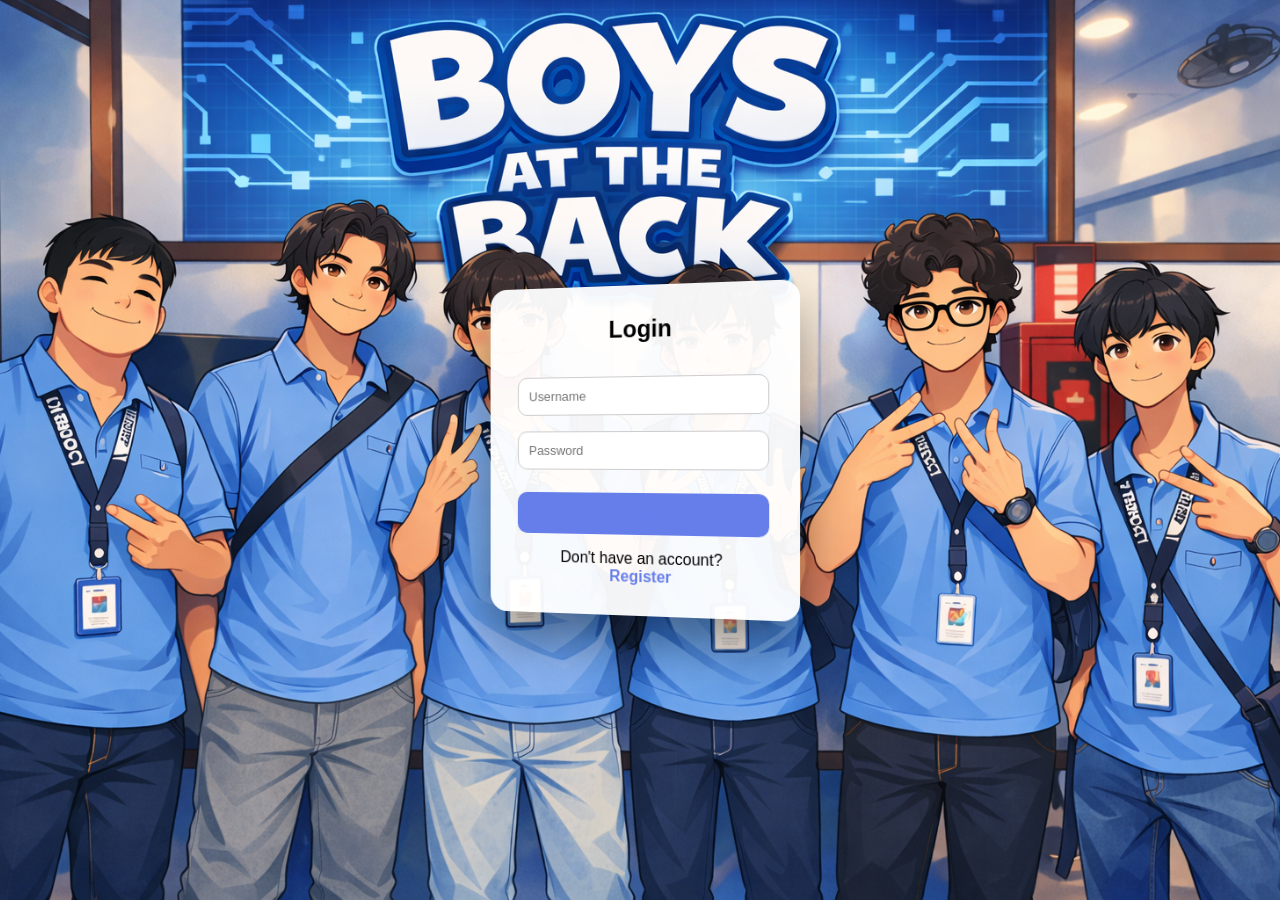
<file: index.html>
<!DOCTYPE html>
<html lang="en">
<head>
    <meta charset="UTF-8">
    <title>3D Login</title>
    <link rel="stylesheet" href="style.css">
</head>
<body class="auth-page">

<div class="scene">
    <div class="card">
        <h2 class="login-title">Login</h2>

        <input type="text" placeholder="Username" required>
        <input type="password" placeholder="Password" required>

        <!-- LOGIN GOES TO INTRODUCTION -->
        <a href="introduction.html" class="login-btn">Login</a>

        <p>Don't have an account?</p>
        <a href="register.html">Register</a>
    </div>
</div>

</body>
</html>
</file>
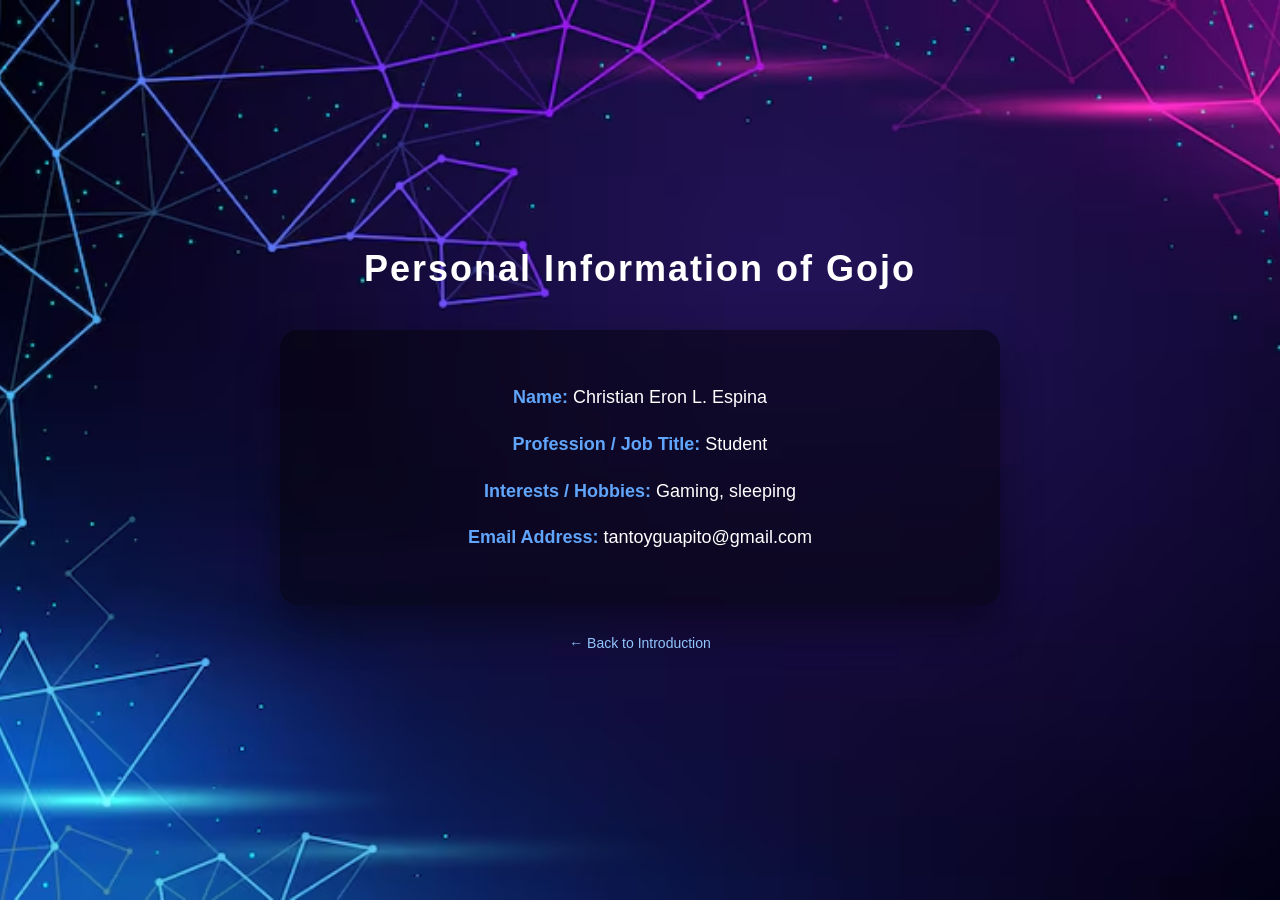
<file: Espina.html>
<!DOCTYPE html>
<html lang="en">
<head>
    <meta charset="UTF-8">
    <title>Personal Information</title>
    <link rel="stylesheet" href="style.css">
</head>
<body class="personal-page">

    <div class="info-container">
        <h1 class="info-title">Personal Information of Gojo</h1>

        <div class="info-card">
            <p><strong>Name:</strong> Christian Eron L. Espina</p>
            <p><strong>Profession / Job Title:</strong> Student</p>
            <p><strong>Interests / Hobbies:</strong> Gaming, sleeping</p>
            <p><strong>Email Address:</strong> tantoyguapito@gmail.com</p>
        </div>

         <a href="introduction.html" class="back-link">← Back to Introduction</a>
    </div>

</body>
</html>
</file>
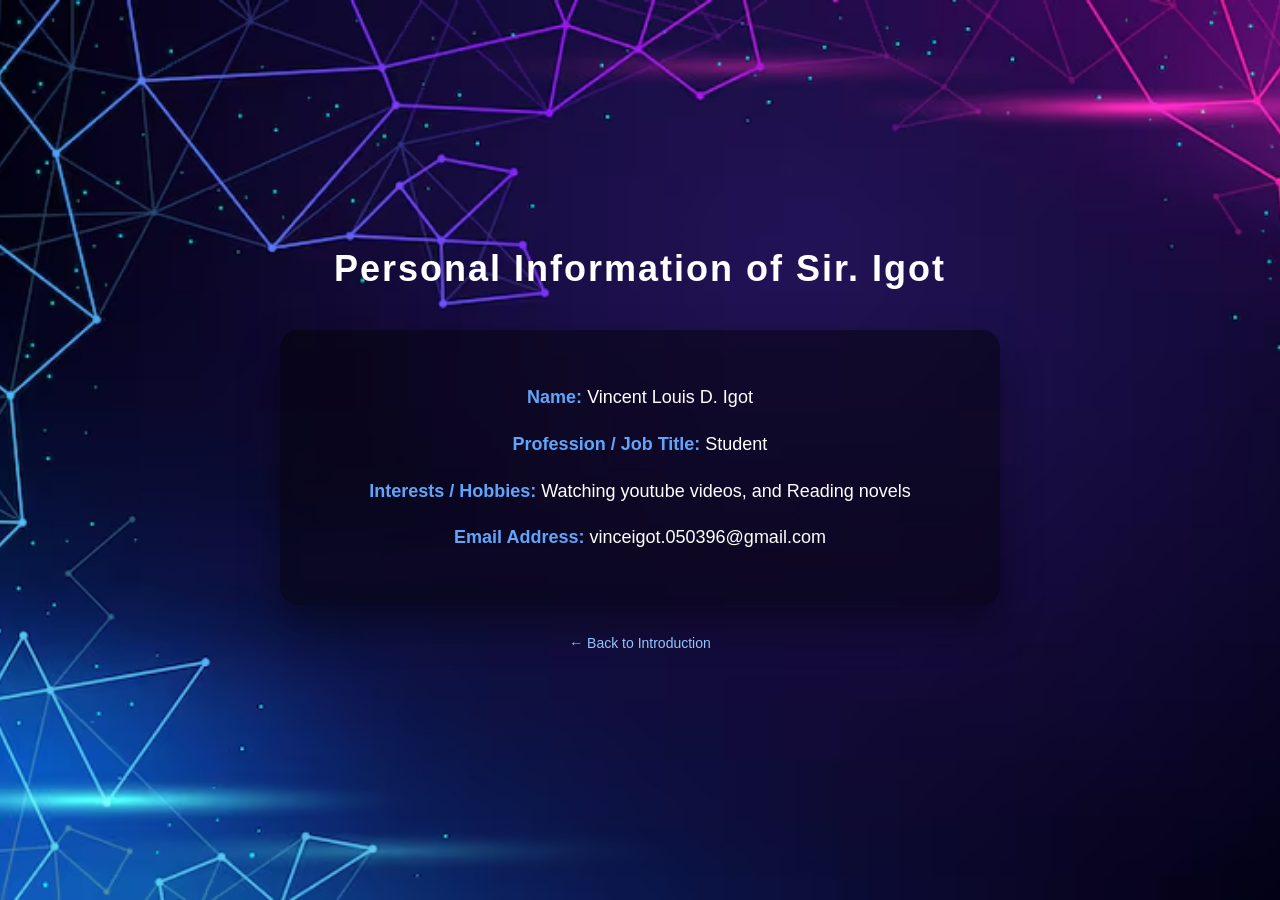
<file: igot.html>
<!DOCTYPE html>
<html lang="en">
<head>
    <meta charset="UTF-8">
    <title>Personal Information</title>
    <link rel="stylesheet" href="style.css">
</head>
<body class="personal-page">

    <div class="info-container">
        <h1 class="info-title">Personal Information of Sir. Igot</h1>

        <div class="info-card">
            <p><strong>Name:</strong> Vincent Louis D. Igot</p>
            <p><strong>Profession / Job Title:</strong> Student</p>
            <p><strong>Interests / Hobbies:</strong> Watching youtube videos, and Reading novels</p>
            <p><strong>Email Address:</strong> vinceigot.050396@gmail.com</p>
        </div>

         <a href="introduction.html" class="back-link">← Back to Introduction</a>
    </div>

</body>
</html
</file>
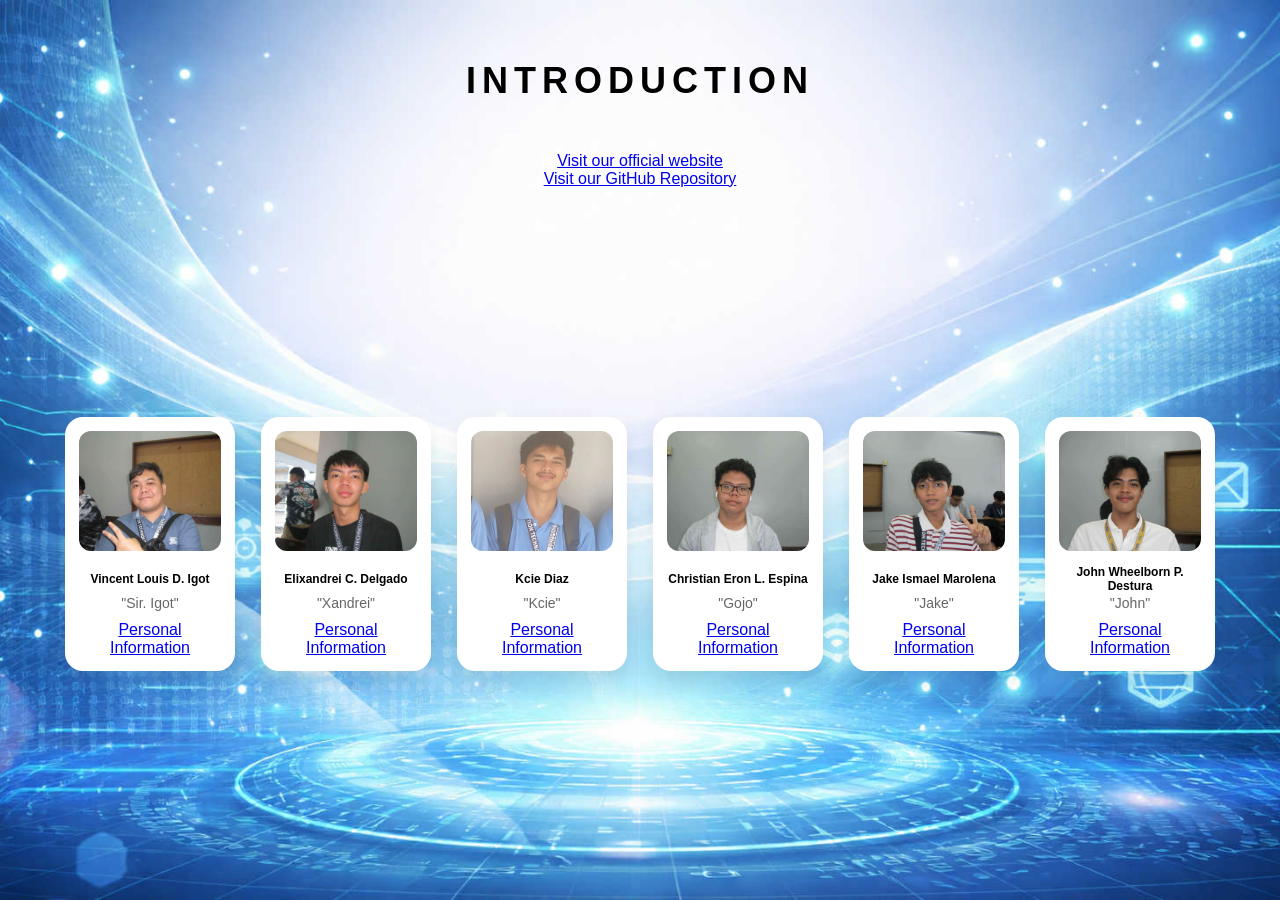
<file: introduction.html>
<!DOCTYPE html>
<html lang="en">
<head>
    <meta charset="UTF-8">
    <title>Introduction</title>
    <link rel="stylesheet" href="style.css">
</head>

<body class="intro-page">

    <h1 class="intro-title">INTRODUCTION</h1>

<a href="https://github.com/delgadoelixandrei-creator/Boys-at-the-back-website.git" target="_blank">
  Visit our official website
</a><p style="text-align:center;">
  <a href="https://github.com/delgadoelixandrei-creator/Boys-at-the-back-website"
     target="_blank">
    Visit our GitHub Repository
  </a>
</p>




    <!-- GRID CONTAINER -->
    <div class="card-grid">

        <div class="intro-card">
            <div class="profile-box">
                <img src="Igot.jpg" alt="Vincent Igot">
            </div>
            <h3>Vincent Louis D. Igot</h3>
            <p class="nickname">"Sir. Igot"</p>
            <a href="igot.html">Personal Information</a>
        </div>

        <div class="intro-card">
            <div class="profile-box">
                <img src="Delgado.jpg" alt="Elixandrei Delgado">
            </div>
            <h3>Elixandrei C. Delgado</h3>
            <p class="nickname">"Xandrei"</p>
            <a href="Delgado.html">Personal Information</a>
        </div>

        <div class="intro-card">
            <div class="profile-box">
                <img src="Diaz.jpg" alt="Kcie Diaz">
            </div>
            <h3>Kcie Diaz</h3>
            <p class="nickname">"Kcie"</p>
            <a href="Diaz.html">Personal Information</a>
        </div>

        <div class="intro-card">
            <div class="profile-box">
                <img src="Espina.jpg" alt="Christian Espina">
            </div>
            <h3>Christian Eron L. Espina</h3>
            <p class="nickname">"Gojo"</p>
            <a href="Espina.html">Personal Information</a>
        </div>

        
  

        <div class="intro-card">
            <div class="profile-box">
                <img src="Jake.jpg" alt="Jake Marolena">
            </div>
            <h3>Jake Ismael Marolena</h3>
            <p class="nickname">"Jake"</p>
            <a href="Jake.html">Personal Information</a>
        </div>

        <div class="intro-card">
            <div class="profile-box">
                <img src="destura.jpg" alt="John Destura">
            </div>
            <h3>John Wheelborn P. Destura</h3>
            <p class="nickname">"John"</p>
            <a href="Destura.html">Personal Information</a>
        </div>

    </div>


</body>
</html>
</file>
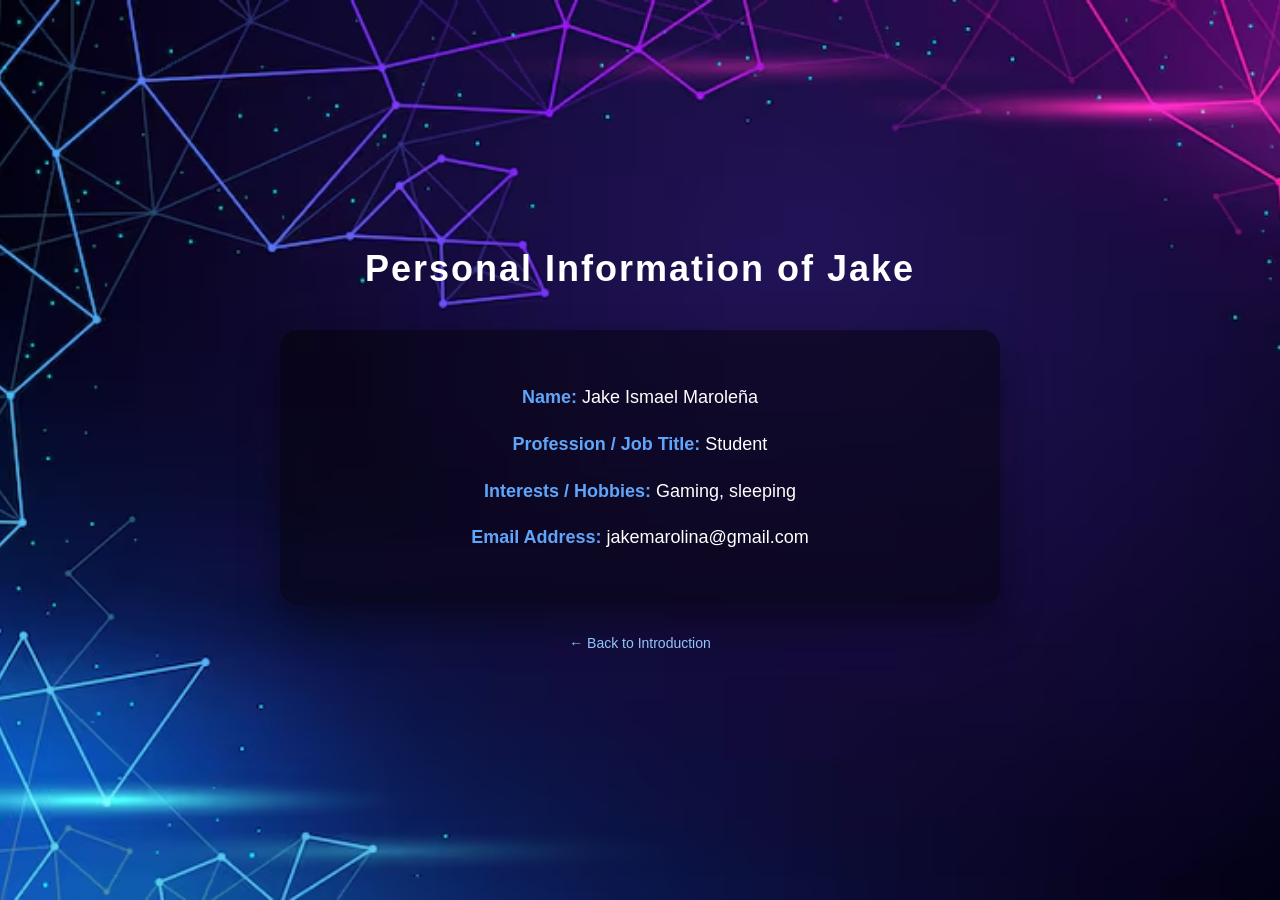
<file: Jake.html>
<!DOCTYPE html>
<html lang="en">
<head>
    <meta charset="UTF-8">
    <title>Personal Information</title>
    <link rel="stylesheet" href="style.css">
</head>
<body class="personal-page">

    <div class="info-container">
        <h1 class="info-title">Personal Information of Jake</h1>

        <div class="info-card">
            <p><strong>Name:</strong> Jake Ismael Maroleña</p>
            <p><strong>Profession / Job Title:</strong> Student</p>
            <p><strong>Interests / Hobbies:</strong> Gaming, sleeping</p>
            <p><strong>Email Address:</strong> jakemarolina@gmail.com</p>
        </div>

         <a href="introduction.html" class="back-link">← Back to Introduction</a>
    </div>

</body>
</html>
</file>
<file: style.css>
/* RESET */
* {
    margin: 0;
    padding: 0;
    box-sizing: border-box;
    font-family: Arial, sans-serif;
}

/* =========================
   LOGIN & REGISTER ONLY
========================= */
.auth-page {
    height: 100vh;
    background: url("bg.png") no-repeat center center fixed;
    background-size: cover;
    display: flex;
    justify-content: center;
    align-items: center;
}

/* INTRO PAGE ONLY */
.intro-page {
    min-height: 100vh;
    background: url("bg2.jpg") no-repeat center center;
    background-size: cover;

    display: flex;
    flex-direction: column;
    align-items: center;

    padding-top: 60px;
}


.intro-title {
    font-size: 36px;
    font-weight: 700;
    letter-spacing: 6px;
    color: #000000;

    margin-bottom: 50px;
}

.card-grid {
    display: flex;
    gap: 28px;

    justify-content: center;
    align-items: flex-start;

    max-width: 100%;
}




.card-grid {
    display: grid;
    grid-template-columns: repeat(6, 1fr); 
    gap: 26px;
    max-width: 1200px;
    margin: auto;
}


@media (max-width: 1100px) {
    .card-grid {
        grid-template-columns: repeat(3, 1fr);
    }
}

@media (max-width: 700px) {
    .card-grid {
        grid-template-columns: repeat(2, 1fr);
    }
}



/* PROFILE CARD */
.intro-card {
    width: 170px;              
    background: #ffffff;
    padding: 14px;
    border-radius: 18px;
    text-align: center;

    box-shadow: 0 8px 20px rgba(0,0,0,0.08);

    display: flex;
    flex-direction: column;
    align-items: center;
}



.intro-card h3 {
    font-size: 12px;
    font-weight: 600;
    height: 32px;

    display: flex;
    align-items: center;
    justify-content: center;
    text-align: center;
}

.nickname {
    font-size: 11px;
    color: #666;
    height: 16px;

    display: flex;
    align-items: center;
    justify-content: center;
}







/* IMAGE PLACEHOLDER  */


.profile-box {
    width: 100%;
    height: 120px;
    border-radius: 12px;
    overflow: hidden;
    margin-bottom: 12px;
}

.profile-box img {
    width: 100%;
    height: 100%;
    object-fit: cover;
}




/* TEXT */
.nickname {
    font-size: 14px;
    color: #666;
    margin-bottom: 10px;
}

.info-link {
    margin-top: auto;     
    font-size: 11px;
    color: #4f46e5;
    text-decoration: none;
}

.info-link:hover {
    text-decoration: underline;
}




/* 3D SCENE */
.scene {
    perspective: 1200px;
}

/* CARD */
.card {
    width: 320px;
    background: rgba(255, 255, 255, 0.95);
    padding: 30px;
    border-radius: 18px;
    text-align: center;
    transform: rotateY(-15deg);
    transition: 0.5s;
    box-shadow: 0 25px 50px rgba(0,0,0,0.4);
}

.card:hover {
    transform: rotateY(0deg) translateY(-12px);
}

/* LOGIN TITLE */
.login-title {
    font-size: 24px;
    margin-bottom: 25px;
}

/* INPUTS */
.card input {
    width: 100%;
    padding: 11px;
    margin: 8px 0;
    border-radius: 10px;
    border: 1px solid #ccc;
}

/* LOGIN BUTTON */
.login-btn {
    display: block;
    width: 100%;
    padding: 12px;
    margin-top: 15px;
    background: #667eea;
    color: white;
    border-radius: 10px;
    text-decoration: none;
    font-size: 16px;
}

.login-btn:hover {
    background: #764ba2;
}

/* LINKS */
.card a {
    color: #667eea;
    text-decoration: none;
    font-weight: bold;
}

.card p {
    margin-top: 15px;
}

/* RESET */
* {
    margin: 0;
    padding: 0;
    box-sizing: border-box;
    font-family: Arial, sans-serif;
}

/* PAGE BACKGROUND */
.personal-page {
    min-height: 100vh;
    background: url("johnpersonalinformationbg.jpeg") no-repeat center center fixed;
    background-size: cover;
    display: flex;
    justify-content: center;
    align-items: center;
}

/* CONTAINER */
.info-container {
    text-align: center;
    width: 100%;
    max-width: 800px;
    padding: 40px;
}

/* TITLE */
.info-title {
    font-size: 36px;
    letter-spacing: 2px;
    margin-bottom: 40px;
    color: #ffffff;
}

/* INFO CARD */
.info-card {
    background: rgba(0, 0, 0, 0.45);
    padding: 35px;
    border-radius: 18px;
    color: #ffffff;
    box-shadow: 0 20px 40px rgba(0,0,0,0.4);
}

/* TEXT */
.info-card p {
    font-size: 18px;
    margin: 18px 0;
    line-height: 1.6;
}

.info-card strong {
    color: #60a5fa;
}

.back-link {
    display: inline-block;
    margin-top: 30px;
    font-size: 14px;
    color: #93c5fd;
    text-decoration: none;
    transition: 0.3s ease;
}

.back-link:hover {
    color: #ffffff;
    text-decoration: underline;
}
</file>
